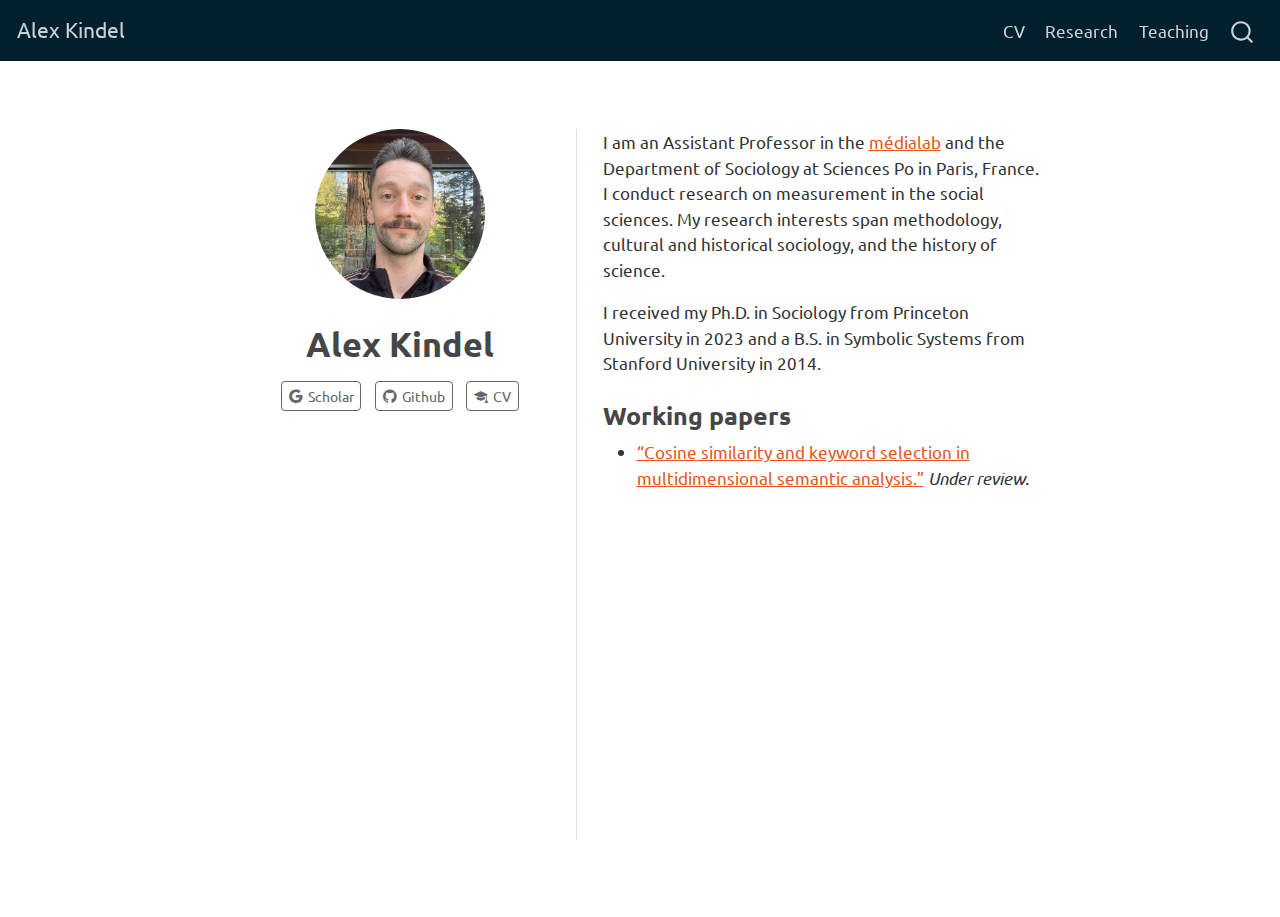
<file: index.html>
<!DOCTYPE html>
<html xmlns="http://www.w3.org/1999/xhtml" lang="en" xml:lang="en"><head>

<meta charset="utf-8">
<meta name="generator" content="quarto-1.3.450">

<meta name="viewport" content="width=device-width, initial-scale=1.0, user-scalable=yes">


<title>Alex Kindel</title>
<style>
code{white-space: pre-wrap;}
span.smallcaps{font-variant: small-caps;}
div.columns{display: flex; gap: min(4vw, 1.5em);}
div.column{flex: auto; overflow-x: auto;}
div.hanging-indent{margin-left: 1.5em; text-indent: -1.5em;}
ul.task-list{list-style: none;}
ul.task-list li input[type="checkbox"] {
  width: 0.8em;
  margin: 0 0.8em 0.2em -1em; /* quarto-specific, see https://github.com/quarto-dev/quarto-cli/issues/4556 */ 
  vertical-align: middle;
}
</style>


<script src="site_libs/quarto-nav/quarto-nav.js"></script>
<script src="site_libs/quarto-nav/headroom.min.js"></script>
<script src="site_libs/clipboard/clipboard.min.js"></script>
<script src="site_libs/quarto-search/autocomplete.umd.js"></script>
<script src="site_libs/quarto-search/fuse.min.js"></script>
<script src="site_libs/quarto-search/quarto-search.js"></script>
<meta name="quarto:offset" content="./">
<link href="./logo.png" rel="icon" type="image/png">
<script src="site_libs/quarto-html/quarto.js"></script>
<script src="site_libs/quarto-html/popper.min.js"></script>
<script src="site_libs/quarto-html/tippy.umd.min.js"></script>
<link href="site_libs/quarto-html/tippy.css" rel="stylesheet">
<link href="site_libs/quarto-html/quarto-syntax-highlighting.css" rel="stylesheet" id="quarto-text-highlighting-styles">
<script src="site_libs/bootstrap/bootstrap.min.js"></script>
<link href="site_libs/bootstrap/bootstrap-icons.css" rel="stylesheet">
<link href="site_libs/bootstrap/bootstrap.min.css" rel="stylesheet" id="quarto-bootstrap" data-mode="light">
<script id="quarto-search-options" type="application/json">{
  "location": "navbar",
  "copy-button": false,
  "collapse-after": 3,
  "panel-placement": "end",
  "type": "overlay",
  "limit": 20,
  "language": {
    "search-no-results-text": "No results",
    "search-matching-documents-text": "matching documents",
    "search-copy-link-title": "Copy link to search",
    "search-hide-matches-text": "Hide additional matches",
    "search-more-match-text": "more match in this document",
    "search-more-matches-text": "more matches in this document",
    "search-clear-button-title": "Clear",
    "search-detached-cancel-button-title": "Cancel",
    "search-submit-button-title": "Submit",
    "search-label": "Search"
  }
}</script>


<link rel="stylesheet" href="styles.css">
</head>

<body class="nav-fixed fullcontent">

<div id="quarto-search-results"></div>
  <header id="quarto-header" class="headroom fixed-top">
    <nav class="navbar navbar-expand-lg navbar-dark ">
      <div class="navbar-container container-fluid">
      <div class="navbar-brand-container">
    <a class="navbar-brand" href="./index.html">
    <span class="navbar-title">Alex Kindel</span>
    </a>
  </div>
            <div id="quarto-search" class="" title="Search"></div>
          <button class="navbar-toggler" type="button" data-bs-toggle="collapse" data-bs-target="#navbarCollapse" aria-controls="navbarCollapse" aria-expanded="false" aria-label="Toggle navigation" onclick="if (window.quartoToggleHeadroom) { window.quartoToggleHeadroom(); }">
  <span class="navbar-toggler-icon"></span>
</button>
          <div class="collapse navbar-collapse" id="navbarCollapse">
            <ul class="navbar-nav navbar-nav-scroll ms-auto">
  <li class="nav-item">
    <a class="nav-link" href="./Kindel_CV.pdf" rel="" target="_blank">
 <span class="menu-text">CV</span></a>
  </li>  
  <li class="nav-item">
    <a class="nav-link" href="./research.html" rel="" target="">
 <span class="menu-text">Research</span></a>
  </li>  
  <li class="nav-item">
    <a class="nav-link" href="./teaching.html" rel="" target="">
 <span class="menu-text">Teaching</span></a>
  </li>  
</ul>
            <div class="quarto-navbar-tools">
</div>
          </div> <!-- /navcollapse -->
      </div> <!-- /container-fluid -->
    </nav>
</header>
<!-- content -->
<div id="quarto-content" class="quarto-container page-columns page-rows-contents page-layout-article page-navbar">
<!-- sidebar -->
<!-- margin-sidebar -->
    
<!-- main -->
<div class="quarto-about-trestles">
  <div class="about-entity">
    <img src="profile.jpg" class="about-image
  round " style="height: 10em; width: 10em;">
<header id="title-block-header" class="quarto-title-block default">
<div class="quarto-title">
<h1 class="title">Alex Kindel</h1>
</div>
<div class="quarto-title-meta">
  </div>
</header>
    <div class="about-links">
  <a href="https://scholar.google.com/citations?hl=en&amp;user=oPAQTl4AAAAJ" class="about-link" rel="" target="_blank">
    <i class="bi bi-google"></i>
     <span class="about-link-text">Scholar</span>
  </a>
  <a href="https://github.com/atkindel" class="about-link" rel="" target="_blank">
    <i class="bi bi-github"></i>
     <span class="about-link-text">Github</span>
  </a>
  <a href="/Kindel_CV.pdf" class="about-link" rel="" target="_blank">
    <i class="bi bi-mortarboard-fill"></i>
     <span class="about-link-text">CV</span>
  </a>
</div>
  </div>
  <div class="about-contents"><main class="content" id="quarto-document-content">
<p>I am an Assistant Professor in the <a href="https://medialab.sciencespo.fr/">médialab</a> and the Department of Sociology at Sciences Po in Paris, France. I conduct research on measurement in the social sciences. My research interests span methodology, cultural and historical sociology, and the history of science.</p>
<p>I received my Ph.D.&nbsp;in Sociology from Princeton University in 2023 and a B.S. in Symbolic Systems from Stanford University in 2014.</p>
<section id="working-papers" class="level3">
<h3 data-anchor-id="working-papers">Working papers</h3>
<ul>
<li><a href="working_papers/Kindel_CosineSimilarity.pdf">“Cosine similarity and keyword selection in multidimensional semantic analysis.”</a> <em>Under review.</em></li>
</ul>


</section>
</main></div>
</div>
 <!-- /main -->
<script id="quarto-html-after-body" type="application/javascript">
window.document.addEventListener("DOMContentLoaded", function (event) {
  const toggleBodyColorMode = (bsSheetEl) => {
    const mode = bsSheetEl.getAttribute("data-mode");
    const bodyEl = window.document.querySelector("body");
    if (mode === "dark") {
      bodyEl.classList.add("quarto-dark");
      bodyEl.classList.remove("quarto-light");
    } else {
      bodyEl.classList.add("quarto-light");
      bodyEl.classList.remove("quarto-dark");
    }
  }
  const toggleBodyColorPrimary = () => {
    const bsSheetEl = window.document.querySelector("link#quarto-bootstrap");
    if (bsSheetEl) {
      toggleBodyColorMode(bsSheetEl);
    }
  }
  toggleBodyColorPrimary();  
  const isCodeAnnotation = (el) => {
    for (const clz of el.classList) {
      if (clz.startsWith('code-annotation-')) {                     
        return true;
      }
    }
    return false;
  }
  const clipboard = new window.ClipboardJS('.code-copy-button', {
    text: function(trigger) {
      const codeEl = trigger.previousElementSibling.cloneNode(true);
      for (const childEl of codeEl.children) {
        if (isCodeAnnotation(childEl)) {
          childEl.remove();
        }
      }
      return codeEl.innerText;
    }
  });
  clipboard.on('success', function(e) {
    // button target
    const button = e.trigger;
    // don't keep focus
    button.blur();
    // flash "checked"
    button.classList.add('code-copy-button-checked');
    var currentTitle = button.getAttribute("title");
    button.setAttribute("title", "Copied!");
    let tooltip;
    if (window.bootstrap) {
      button.setAttribute("data-bs-toggle", "tooltip");
      button.setAttribute("data-bs-placement", "left");
      button.setAttribute("data-bs-title", "Copied!");
      tooltip = new bootstrap.Tooltip(button, 
        { trigger: "manual", 
          customClass: "code-copy-button-tooltip",
          offset: [0, -8]});
      tooltip.show();    
    }
    setTimeout(function() {
      if (tooltip) {
        tooltip.hide();
        button.removeAttribute("data-bs-title");
        button.removeAttribute("data-bs-toggle");
        button.removeAttribute("data-bs-placement");
      }
      button.setAttribute("title", currentTitle);
      button.classList.remove('code-copy-button-checked');
    }, 1000);
    // clear code selection
    e.clearSelection();
  });
  function tippyHover(el, contentFn) {
    const config = {
      allowHTML: true,
      content: contentFn,
      maxWidth: 500,
      delay: 100,
      arrow: false,
      appendTo: function(el) {
          return el.parentElement;
      },
      interactive: true,
      interactiveBorder: 10,
      theme: 'quarto',
      placement: 'bottom-start'
    };
    window.tippy(el, config); 
  }
  const noterefs = window.document.querySelectorAll('a[role="doc-noteref"]');
  for (var i=0; i<noterefs.length; i++) {
    const ref = noterefs[i];
    tippyHover(ref, function() {
      // use id or data attribute instead here
      let href = ref.getAttribute('data-footnote-href') || ref.getAttribute('href');
      try { href = new URL(href).hash; } catch {}
      const id = href.replace(/^#\/?/, "");
      const note = window.document.getElementById(id);
      return note.innerHTML;
    });
  }
      let selectedAnnoteEl;
      const selectorForAnnotation = ( cell, annotation) => {
        let cellAttr = 'data-code-cell="' + cell + '"';
        let lineAttr = 'data-code-annotation="' +  annotation + '"';
        const selector = 'span[' + cellAttr + '][' + lineAttr + ']';
        return selector;
      }
      const selectCodeLines = (annoteEl) => {
        const doc = window.document;
        const targetCell = annoteEl.getAttribute("data-target-cell");
        const targetAnnotation = annoteEl.getAttribute("data-target-annotation");
        const annoteSpan = window.document.querySelector(selectorForAnnotation(targetCell, targetAnnotation));
        const lines = annoteSpan.getAttribute("data-code-lines").split(",");
        const lineIds = lines.map((line) => {
          return targetCell + "-" + line;
        })
        let top = null;
        let height = null;
        let parent = null;
        if (lineIds.length > 0) {
            //compute the position of the single el (top and bottom and make a div)
            const el = window.document.getElementById(lineIds[0]);
            top = el.offsetTop;
            height = el.offsetHeight;
            parent = el.parentElement.parentElement;
          if (lineIds.length > 1) {
            const lastEl = window.document.getElementById(lineIds[lineIds.length - 1]);
            const bottom = lastEl.offsetTop + lastEl.offsetHeight;
            height = bottom - top;
          }
          if (top !== null && height !== null && parent !== null) {
            // cook up a div (if necessary) and position it 
            let div = window.document.getElementById("code-annotation-line-highlight");
            if (div === null) {
              div = window.document.createElement("div");
              div.setAttribute("id", "code-annotation-line-highlight");
              div.style.position = 'absolute';
              parent.appendChild(div);
            }
            div.style.top = top - 2 + "px";
            div.style.height = height + 4 + "px";
            let gutterDiv = window.document.getElementById("code-annotation-line-highlight-gutter");
            if (gutterDiv === null) {
              gutterDiv = window.document.createElement("div");
              gutterDiv.setAttribute("id", "code-annotation-line-highlight-gutter");
              gutterDiv.style.position = 'absolute';
              const codeCell = window.document.getElementById(targetCell);
              const gutter = codeCell.querySelector('.code-annotation-gutter');
              gutter.appendChild(gutterDiv);
            }
            gutterDiv.style.top = top - 2 + "px";
            gutterDiv.style.height = height + 4 + "px";
          }
          selectedAnnoteEl = annoteEl;
        }
      };
      const unselectCodeLines = () => {
        const elementsIds = ["code-annotation-line-highlight", "code-annotation-line-highlight-gutter"];
        elementsIds.forEach((elId) => {
          const div = window.document.getElementById(elId);
          if (div) {
            div.remove();
          }
        });
        selectedAnnoteEl = undefined;
      };
      // Attach click handler to the DT
      const annoteDls = window.document.querySelectorAll('dt[data-target-cell]');
      for (const annoteDlNode of annoteDls) {
        annoteDlNode.addEventListener('click', (event) => {
          const clickedEl = event.target;
          if (clickedEl !== selectedAnnoteEl) {
            unselectCodeLines();
            const activeEl = window.document.querySelector('dt[data-target-cell].code-annotation-active');
            if (activeEl) {
              activeEl.classList.remove('code-annotation-active');
            }
            selectCodeLines(clickedEl);
            clickedEl.classList.add('code-annotation-active');
          } else {
            // Unselect the line
            unselectCodeLines();
            clickedEl.classList.remove('code-annotation-active');
          }
        });
      }
  const findCites = (el) => {
    const parentEl = el.parentElement;
    if (parentEl) {
      const cites = parentEl.dataset.cites;
      if (cites) {
        return {
          el,
          cites: cites.split(' ')
        };
      } else {
        return findCites(el.parentElement)
      }
    } else {
      return undefined;
    }
  };
  var bibliorefs = window.document.querySelectorAll('a[role="doc-biblioref"]');
  for (var i=0; i<bibliorefs.length; i++) {
    const ref = bibliorefs[i];
    const citeInfo = findCites(ref);
    if (citeInfo) {
      tippyHover(citeInfo.el, function() {
        var popup = window.document.createElement('div');
        citeInfo.cites.forEach(function(cite) {
          var citeDiv = window.document.createElement('div');
          citeDiv.classList.add('hanging-indent');
          citeDiv.classList.add('csl-entry');
          var biblioDiv = window.document.getElementById('ref-' + cite);
          if (biblioDiv) {
            citeDiv.innerHTML = biblioDiv.innerHTML;
          }
          popup.appendChild(citeDiv);
        });
        return popup.innerHTML;
      });
    }
  }
});
</script>
</div> <!-- /content -->



</body></html>
</file>
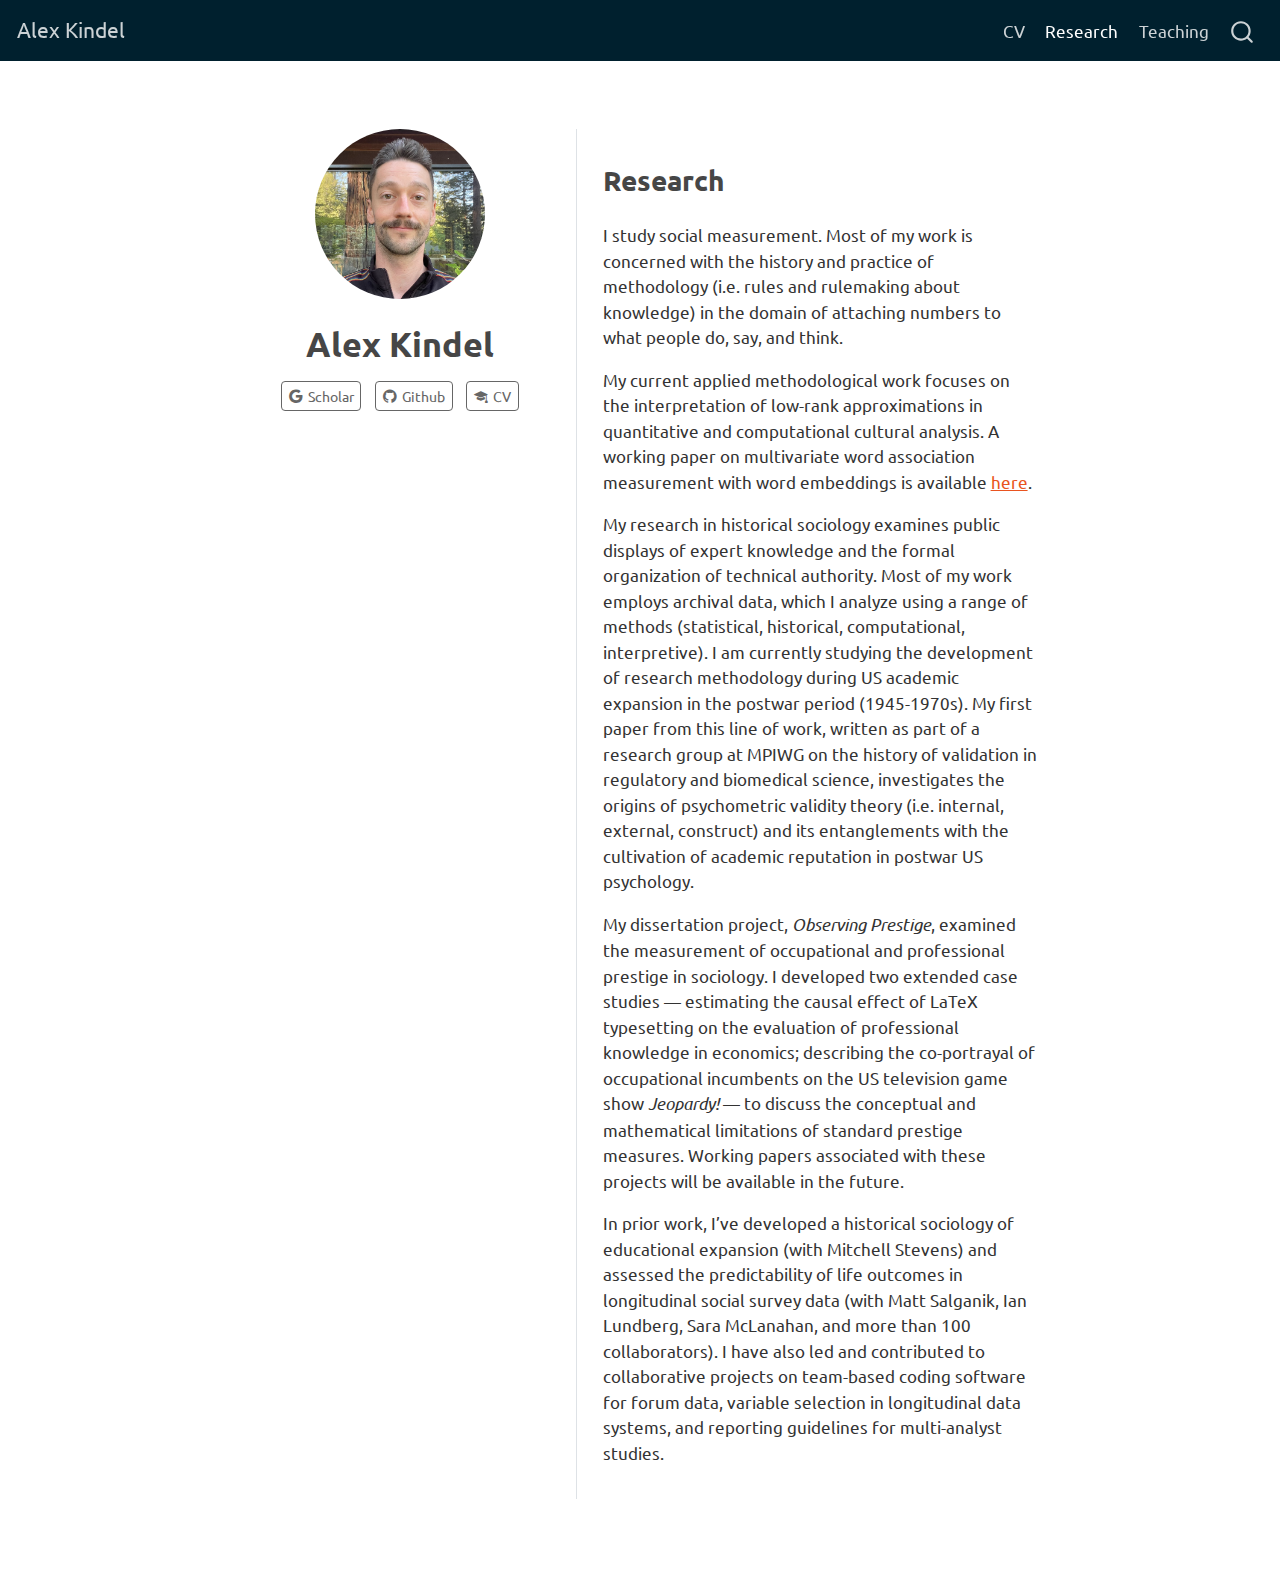
<file: research.html>
<!DOCTYPE html>
<html xmlns="http://www.w3.org/1999/xhtml" lang="en" xml:lang="en"><head>

<meta charset="utf-8">
<meta name="generator" content="quarto-1.3.450">

<meta name="viewport" content="width=device-width, initial-scale=1.0, user-scalable=yes">


<title>Alex Kindel</title>
<style>
code{white-space: pre-wrap;}
span.smallcaps{font-variant: small-caps;}
div.columns{display: flex; gap: min(4vw, 1.5em);}
div.column{flex: auto; overflow-x: auto;}
div.hanging-indent{margin-left: 1.5em; text-indent: -1.5em;}
ul.task-list{list-style: none;}
ul.task-list li input[type="checkbox"] {
  width: 0.8em;
  margin: 0 0.8em 0.2em -1em; /* quarto-specific, see https://github.com/quarto-dev/quarto-cli/issues/4556 */ 
  vertical-align: middle;
}
</style>


<script src="site_libs/quarto-nav/quarto-nav.js"></script>
<script src="site_libs/quarto-nav/headroom.min.js"></script>
<script src="site_libs/clipboard/clipboard.min.js"></script>
<script src="site_libs/quarto-search/autocomplete.umd.js"></script>
<script src="site_libs/quarto-search/fuse.min.js"></script>
<script src="site_libs/quarto-search/quarto-search.js"></script>
<meta name="quarto:offset" content="./">
<link href="./logo.png" rel="icon" type="image/png">
<script src="site_libs/quarto-html/quarto.js"></script>
<script src="site_libs/quarto-html/popper.min.js"></script>
<script src="site_libs/quarto-html/tippy.umd.min.js"></script>
<link href="site_libs/quarto-html/tippy.css" rel="stylesheet">
<link href="site_libs/quarto-html/quarto-syntax-highlighting.css" rel="stylesheet" id="quarto-text-highlighting-styles">
<script src="site_libs/bootstrap/bootstrap.min.js"></script>
<link href="site_libs/bootstrap/bootstrap-icons.css" rel="stylesheet">
<link href="site_libs/bootstrap/bootstrap.min.css" rel="stylesheet" id="quarto-bootstrap" data-mode="light">
<script id="quarto-search-options" type="application/json">{
  "location": "navbar",
  "copy-button": false,
  "collapse-after": 3,
  "panel-placement": "end",
  "type": "overlay",
  "limit": 20,
  "language": {
    "search-no-results-text": "No results",
    "search-matching-documents-text": "matching documents",
    "search-copy-link-title": "Copy link to search",
    "search-hide-matches-text": "Hide additional matches",
    "search-more-match-text": "more match in this document",
    "search-more-matches-text": "more matches in this document",
    "search-clear-button-title": "Clear",
    "search-detached-cancel-button-title": "Cancel",
    "search-submit-button-title": "Submit",
    "search-label": "Search"
  }
}</script>


<link rel="stylesheet" href="styles.css">
</head>

<body class="nav-fixed fullcontent">

<div id="quarto-search-results"></div>
  <header id="quarto-header" class="headroom fixed-top">
    <nav class="navbar navbar-expand-lg navbar-dark ">
      <div class="navbar-container container-fluid">
      <div class="navbar-brand-container">
    <a class="navbar-brand" href="./index.html">
    <span class="navbar-title">Alex Kindel</span>
    </a>
  </div>
            <div id="quarto-search" class="" title="Search"></div>
          <button class="navbar-toggler" type="button" data-bs-toggle="collapse" data-bs-target="#navbarCollapse" aria-controls="navbarCollapse" aria-expanded="false" aria-label="Toggle navigation" onclick="if (window.quartoToggleHeadroom) { window.quartoToggleHeadroom(); }">
  <span class="navbar-toggler-icon"></span>
</button>
          <div class="collapse navbar-collapse" id="navbarCollapse">
            <ul class="navbar-nav navbar-nav-scroll ms-auto">
  <li class="nav-item">
    <a class="nav-link" href="./Kindel_CV.pdf" rel="" target="_blank">
 <span class="menu-text">CV</span></a>
  </li>  
  <li class="nav-item">
    <a class="nav-link active" href="./research.html" rel="" target="" aria-current="page">
 <span class="menu-text">Research</span></a>
  </li>  
  <li class="nav-item">
    <a class="nav-link" href="./teaching.html" rel="" target="">
 <span class="menu-text">Teaching</span></a>
  </li>  
</ul>
            <div class="quarto-navbar-tools">
</div>
          </div> <!-- /navcollapse -->
      </div> <!-- /container-fluid -->
    </nav>
</header>
<!-- content -->
<div id="quarto-content" class="quarto-container page-columns page-rows-contents page-layout-article page-navbar">
<!-- sidebar -->
<!-- margin-sidebar -->
    
<!-- main -->
<div class="quarto-about-trestles">
  <div class="about-entity">
    <img src="profile.jpg" class="about-image
  round " style="height: 10em; width: 10em;">
<header id="title-block-header" class="quarto-title-block default">
<div class="quarto-title">
<h1 class="title">Alex Kindel</h1>
</div>
<div class="quarto-title-meta">
  </div>
</header>
    <div class="about-links">
  <a href="https://scholar.google.com/citations?hl=en&amp;user=oPAQTl4AAAAJ" class="about-link" rel="" target="_blank">
    <i class="bi bi-google"></i>
     <span class="about-link-text">Scholar</span>
  </a>
  <a href="https://github.com/atkindel" class="about-link" rel="" target="_blank">
    <i class="bi bi-github"></i>
     <span class="about-link-text">Github</span>
  </a>
  <a href="/Kindel_CV.pdf" class="about-link" rel="" target="_blank">
    <i class="bi bi-mortarboard-fill"></i>
     <span class="about-link-text">CV</span>
  </a>
</div>
  </div>
  <div class="about-contents"><main class="content" id="quarto-document-content">
<section id="research" class="level2">
<h2 data-anchor-id="research">Research</h2>
<p>I study social measurement. Most of my work is concerned with the history and practice of methodology (i.e.&nbsp;rules and rulemaking about knowledge) in the domain of attaching numbers to what people do, say, and think.</p>
<p>My current applied methodological work focuses on the interpretation of low-rank approximations in quantitative and computational cultural analysis. A working paper on multivariate word association measurement with word embeddings is available <a href="working_papers/Kindel_CosineSimilarity.pdf">here</a>.</p>
<p>My research in historical sociology examines public displays of expert knowledge and the formal organization of technical authority. Most of my work employs archival data, which I analyze using a range of methods (statistical, historical, computational, interpretive). I am currently studying the development of research methodology during US academic expansion in the postwar period (1945-1970s). My first paper from this line of work, written as part of a research group at MPIWG on the history of validation in regulatory and biomedical science, investigates the origins of psychometric validity theory (i.e.&nbsp;internal, external, construct) and its entanglements with the cultivation of academic reputation in postwar US psychology.</p>
<p>My dissertation project, <em>Observing Prestige</em>, examined the measurement of occupational and professional prestige in sociology. I developed two extended case studies — estimating the causal effect of LaTeX typesetting on the evaluation of professional knowledge in economics; describing the co-portrayal of occupational incumbents on the US television game show <em>Jeopardy!</em> — to discuss the conceptual and mathematical limitations of standard prestige measures. Working papers associated with these projects will be available in the future.</p>
<p>In prior work, I’ve developed a historical sociology of educational expansion (with Mitchell Stevens) and assessed the predictability of life outcomes in longitudinal social survey data (with Matt Salganik, Ian Lundberg, Sara McLanahan, and more than 100 collaborators). I have also led and contributed to collaborative projects on team-based coding software for forum data, variable selection in longitudinal data systems, and reporting guidelines for multi-analyst studies.</p>


</section>
</main></div>
</div>
 <!-- /main -->
<script id="quarto-html-after-body" type="application/javascript">
window.document.addEventListener("DOMContentLoaded", function (event) {
  const toggleBodyColorMode = (bsSheetEl) => {
    const mode = bsSheetEl.getAttribute("data-mode");
    const bodyEl = window.document.querySelector("body");
    if (mode === "dark") {
      bodyEl.classList.add("quarto-dark");
      bodyEl.classList.remove("quarto-light");
    } else {
      bodyEl.classList.add("quarto-light");
      bodyEl.classList.remove("quarto-dark");
    }
  }
  const toggleBodyColorPrimary = () => {
    const bsSheetEl = window.document.querySelector("link#quarto-bootstrap");
    if (bsSheetEl) {
      toggleBodyColorMode(bsSheetEl);
    }
  }
  toggleBodyColorPrimary();  
  const isCodeAnnotation = (el) => {
    for (const clz of el.classList) {
      if (clz.startsWith('code-annotation-')) {                     
        return true;
      }
    }
    return false;
  }
  const clipboard = new window.ClipboardJS('.code-copy-button', {
    text: function(trigger) {
      const codeEl = trigger.previousElementSibling.cloneNode(true);
      for (const childEl of codeEl.children) {
        if (isCodeAnnotation(childEl)) {
          childEl.remove();
        }
      }
      return codeEl.innerText;
    }
  });
  clipboard.on('success', function(e) {
    // button target
    const button = e.trigger;
    // don't keep focus
    button.blur();
    // flash "checked"
    button.classList.add('code-copy-button-checked');
    var currentTitle = button.getAttribute("title");
    button.setAttribute("title", "Copied!");
    let tooltip;
    if (window.bootstrap) {
      button.setAttribute("data-bs-toggle", "tooltip");
      button.setAttribute("data-bs-placement", "left");
      button.setAttribute("data-bs-title", "Copied!");
      tooltip = new bootstrap.Tooltip(button, 
        { trigger: "manual", 
          customClass: "code-copy-button-tooltip",
          offset: [0, -8]});
      tooltip.show();    
    }
    setTimeout(function() {
      if (tooltip) {
        tooltip.hide();
        button.removeAttribute("data-bs-title");
        button.removeAttribute("data-bs-toggle");
        button.removeAttribute("data-bs-placement");
      }
      button.setAttribute("title", currentTitle);
      button.classList.remove('code-copy-button-checked');
    }, 1000);
    // clear code selection
    e.clearSelection();
  });
  function tippyHover(el, contentFn) {
    const config = {
      allowHTML: true,
      content: contentFn,
      maxWidth: 500,
      delay: 100,
      arrow: false,
      appendTo: function(el) {
          return el.parentElement;
      },
      interactive: true,
      interactiveBorder: 10,
      theme: 'quarto',
      placement: 'bottom-start'
    };
    window.tippy(el, config); 
  }
  const noterefs = window.document.querySelectorAll('a[role="doc-noteref"]');
  for (var i=0; i<noterefs.length; i++) {
    const ref = noterefs[i];
    tippyHover(ref, function() {
      // use id or data attribute instead here
      let href = ref.getAttribute('data-footnote-href') || ref.getAttribute('href');
      try { href = new URL(href).hash; } catch {}
      const id = href.replace(/^#\/?/, "");
      const note = window.document.getElementById(id);
      return note.innerHTML;
    });
  }
      let selectedAnnoteEl;
      const selectorForAnnotation = ( cell, annotation) => {
        let cellAttr = 'data-code-cell="' + cell + '"';
        let lineAttr = 'data-code-annotation="' +  annotation + '"';
        const selector = 'span[' + cellAttr + '][' + lineAttr + ']';
        return selector;
      }
      const selectCodeLines = (annoteEl) => {
        const doc = window.document;
        const targetCell = annoteEl.getAttribute("data-target-cell");
        const targetAnnotation = annoteEl.getAttribute("data-target-annotation");
        const annoteSpan = window.document.querySelector(selectorForAnnotation(targetCell, targetAnnotation));
        const lines = annoteSpan.getAttribute("data-code-lines").split(",");
        const lineIds = lines.map((line) => {
          return targetCell + "-" + line;
        })
        let top = null;
        let height = null;
        let parent = null;
        if (lineIds.length > 0) {
            //compute the position of the single el (top and bottom and make a div)
            const el = window.document.getElementById(lineIds[0]);
            top = el.offsetTop;
            height = el.offsetHeight;
            parent = el.parentElement.parentElement;
          if (lineIds.length > 1) {
            const lastEl = window.document.getElementById(lineIds[lineIds.length - 1]);
            const bottom = lastEl.offsetTop + lastEl.offsetHeight;
            height = bottom - top;
          }
          if (top !== null && height !== null && parent !== null) {
            // cook up a div (if necessary) and position it 
            let div = window.document.getElementById("code-annotation-line-highlight");
            if (div === null) {
              div = window.document.createElement("div");
              div.setAttribute("id", "code-annotation-line-highlight");
              div.style.position = 'absolute';
              parent.appendChild(div);
            }
            div.style.top = top - 2 + "px";
            div.style.height = height + 4 + "px";
            let gutterDiv = window.document.getElementById("code-annotation-line-highlight-gutter");
            if (gutterDiv === null) {
              gutterDiv = window.document.createElement("div");
              gutterDiv.setAttribute("id", "code-annotation-line-highlight-gutter");
              gutterDiv.style.position = 'absolute';
              const codeCell = window.document.getElementById(targetCell);
              const gutter = codeCell.querySelector('.code-annotation-gutter');
              gutter.appendChild(gutterDiv);
            }
            gutterDiv.style.top = top - 2 + "px";
            gutterDiv.style.height = height + 4 + "px";
          }
          selectedAnnoteEl = annoteEl;
        }
      };
      const unselectCodeLines = () => {
        const elementsIds = ["code-annotation-line-highlight", "code-annotation-line-highlight-gutter"];
        elementsIds.forEach((elId) => {
          const div = window.document.getElementById(elId);
          if (div) {
            div.remove();
          }
        });
        selectedAnnoteEl = undefined;
      };
      // Attach click handler to the DT
      const annoteDls = window.document.querySelectorAll('dt[data-target-cell]');
      for (const annoteDlNode of annoteDls) {
        annoteDlNode.addEventListener('click', (event) => {
          const clickedEl = event.target;
          if (clickedEl !== selectedAnnoteEl) {
            unselectCodeLines();
            const activeEl = window.document.querySelector('dt[data-target-cell].code-annotation-active');
            if (activeEl) {
              activeEl.classList.remove('code-annotation-active');
            }
            selectCodeLines(clickedEl);
            clickedEl.classList.add('code-annotation-active');
          } else {
            // Unselect the line
            unselectCodeLines();
            clickedEl.classList.remove('code-annotation-active');
          }
        });
      }
  const findCites = (el) => {
    const parentEl = el.parentElement;
    if (parentEl) {
      const cites = parentEl.dataset.cites;
      if (cites) {
        return {
          el,
          cites: cites.split(' ')
        };
      } else {
        return findCites(el.parentElement)
      }
    } else {
      return undefined;
    }
  };
  var bibliorefs = window.document.querySelectorAll('a[role="doc-biblioref"]');
  for (var i=0; i<bibliorefs.length; i++) {
    const ref = bibliorefs[i];
    const citeInfo = findCites(ref);
    if (citeInfo) {
      tippyHover(citeInfo.el, function() {
        var popup = window.document.createElement('div');
        citeInfo.cites.forEach(function(cite) {
          var citeDiv = window.document.createElement('div');
          citeDiv.classList.add('hanging-indent');
          citeDiv.classList.add('csl-entry');
          var biblioDiv = window.document.getElementById('ref-' + cite);
          if (biblioDiv) {
            citeDiv.innerHTML = biblioDiv.innerHTML;
          }
          popup.appendChild(citeDiv);
        });
        return popup.innerHTML;
      });
    }
  }
});
</script>
</div> <!-- /content -->



</body></html>
</file>
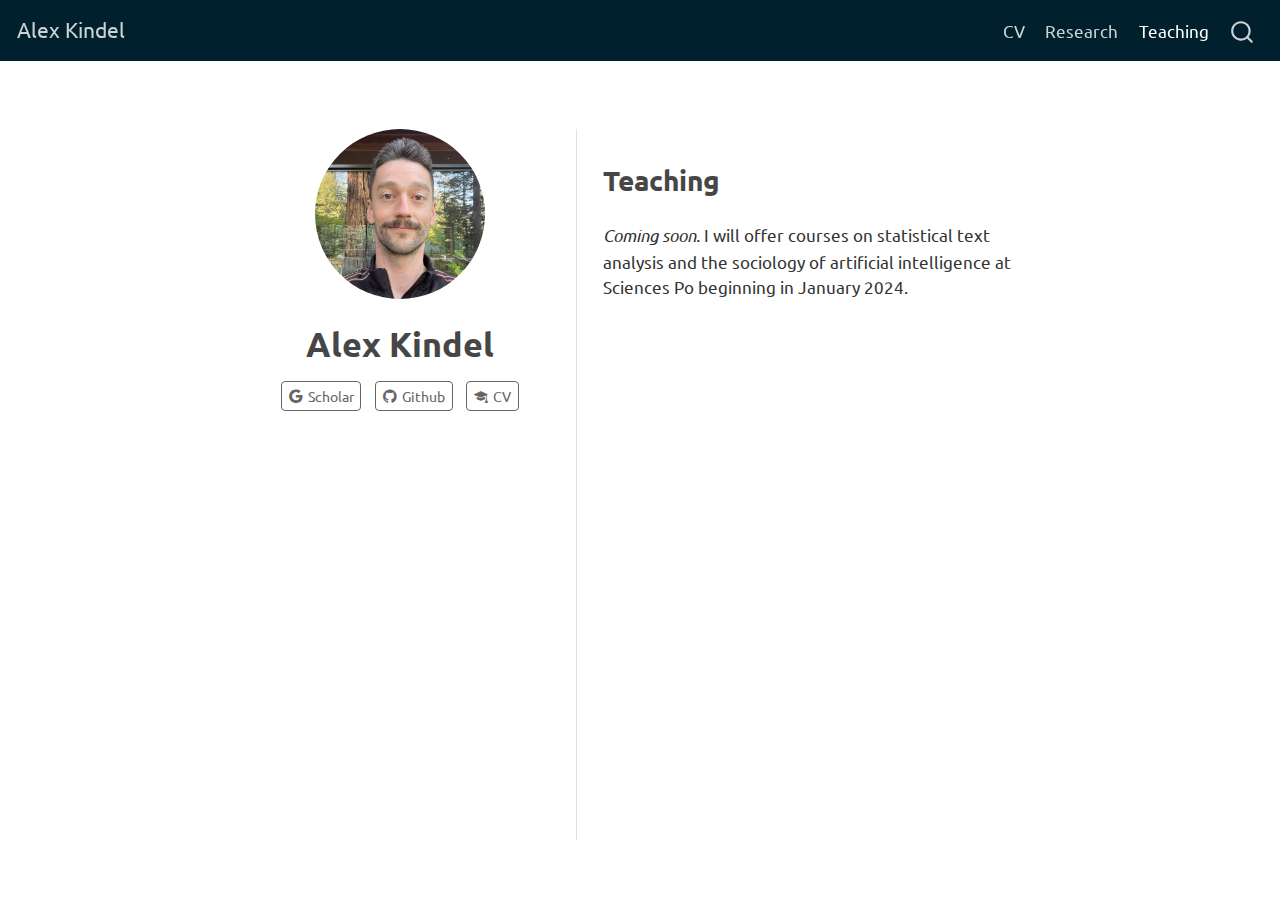
<file: teaching.html>
<!DOCTYPE html>
<html xmlns="http://www.w3.org/1999/xhtml" lang="en" xml:lang="en"><head>

<meta charset="utf-8">
<meta name="generator" content="quarto-1.3.450">

<meta name="viewport" content="width=device-width, initial-scale=1.0, user-scalable=yes">


<title>Alex Kindel</title>
<style>
code{white-space: pre-wrap;}
span.smallcaps{font-variant: small-caps;}
div.columns{display: flex; gap: min(4vw, 1.5em);}
div.column{flex: auto; overflow-x: auto;}
div.hanging-indent{margin-left: 1.5em; text-indent: -1.5em;}
ul.task-list{list-style: none;}
ul.task-list li input[type="checkbox"] {
  width: 0.8em;
  margin: 0 0.8em 0.2em -1em; /* quarto-specific, see https://github.com/quarto-dev/quarto-cli/issues/4556 */ 
  vertical-align: middle;
}
</style>


<script src="site_libs/quarto-nav/quarto-nav.js"></script>
<script src="site_libs/quarto-nav/headroom.min.js"></script>
<script src="site_libs/clipboard/clipboard.min.js"></script>
<script src="site_libs/quarto-search/autocomplete.umd.js"></script>
<script src="site_libs/quarto-search/fuse.min.js"></script>
<script src="site_libs/quarto-search/quarto-search.js"></script>
<meta name="quarto:offset" content="./">
<link href="./logo.png" rel="icon" type="image/png">
<script src="site_libs/quarto-html/quarto.js"></script>
<script src="site_libs/quarto-html/popper.min.js"></script>
<script src="site_libs/quarto-html/tippy.umd.min.js"></script>
<link href="site_libs/quarto-html/tippy.css" rel="stylesheet">
<link href="site_libs/quarto-html/quarto-syntax-highlighting.css" rel="stylesheet" id="quarto-text-highlighting-styles">
<script src="site_libs/bootstrap/bootstrap.min.js"></script>
<link href="site_libs/bootstrap/bootstrap-icons.css" rel="stylesheet">
<link href="site_libs/bootstrap/bootstrap.min.css" rel="stylesheet" id="quarto-bootstrap" data-mode="light">
<script id="quarto-search-options" type="application/json">{
  "location": "navbar",
  "copy-button": false,
  "collapse-after": 3,
  "panel-placement": "end",
  "type": "overlay",
  "limit": 20,
  "language": {
    "search-no-results-text": "No results",
    "search-matching-documents-text": "matching documents",
    "search-copy-link-title": "Copy link to search",
    "search-hide-matches-text": "Hide additional matches",
    "search-more-match-text": "more match in this document",
    "search-more-matches-text": "more matches in this document",
    "search-clear-button-title": "Clear",
    "search-detached-cancel-button-title": "Cancel",
    "search-submit-button-title": "Submit",
    "search-label": "Search"
  }
}</script>


<link rel="stylesheet" href="styles.css">
</head>

<body class="nav-fixed fullcontent">

<div id="quarto-search-results"></div>
  <header id="quarto-header" class="headroom fixed-top">
    <nav class="navbar navbar-expand-lg navbar-dark ">
      <div class="navbar-container container-fluid">
      <div class="navbar-brand-container">
    <a class="navbar-brand" href="./index.html">
    <span class="navbar-title">Alex Kindel</span>
    </a>
  </div>
            <div id="quarto-search" class="" title="Search"></div>
          <button class="navbar-toggler" type="button" data-bs-toggle="collapse" data-bs-target="#navbarCollapse" aria-controls="navbarCollapse" aria-expanded="false" aria-label="Toggle navigation" onclick="if (window.quartoToggleHeadroom) { window.quartoToggleHeadroom(); }">
  <span class="navbar-toggler-icon"></span>
</button>
          <div class="collapse navbar-collapse" id="navbarCollapse">
            <ul class="navbar-nav navbar-nav-scroll ms-auto">
  <li class="nav-item">
    <a class="nav-link" href="./Kindel_CV.pdf" rel="" target="_blank">
 <span class="menu-text">CV</span></a>
  </li>  
  <li class="nav-item">
    <a class="nav-link" href="./research.html" rel="" target="">
 <span class="menu-text">Research</span></a>
  </li>  
  <li class="nav-item">
    <a class="nav-link active" href="./teaching.html" rel="" target="" aria-current="page">
 <span class="menu-text">Teaching</span></a>
  </li>  
</ul>
            <div class="quarto-navbar-tools">
</div>
          </div> <!-- /navcollapse -->
      </div> <!-- /container-fluid -->
    </nav>
</header>
<!-- content -->
<div id="quarto-content" class="quarto-container page-columns page-rows-contents page-layout-article page-navbar">
<!-- sidebar -->
<!-- margin-sidebar -->
    
<!-- main -->
<div class="quarto-about-trestles">
  <div class="about-entity">
    <img src="profile.jpg" class="about-image
  round " style="height: 10em; width: 10em;">
<header id="title-block-header" class="quarto-title-block default">
<div class="quarto-title">
<h1 class="title">Alex Kindel</h1>
</div>
<div class="quarto-title-meta">
  </div>
</header>
    <div class="about-links">
  <a href="https://scholar.google.com/citations?hl=en&amp;user=oPAQTl4AAAAJ" class="about-link" rel="" target="_blank">
    <i class="bi bi-google"></i>
     <span class="about-link-text">Scholar</span>
  </a>
  <a href="https://github.com/atkindel" class="about-link" rel="" target="_blank">
    <i class="bi bi-github"></i>
     <span class="about-link-text">Github</span>
  </a>
  <a href="/Kindel_CV.pdf" class="about-link" rel="" target="_blank">
    <i class="bi bi-mortarboard-fill"></i>
     <span class="about-link-text">CV</span>
  </a>
</div>
  </div>
  <div class="about-contents"><main class="content" id="quarto-document-content">
<section id="teaching" class="level2">
<h2 data-anchor-id="teaching">Teaching</h2>
<p><em>Coming soon.</em> I will offer courses on statistical text analysis and the sociology of artificial intelligence at Sciences Po beginning in January 2024.</p>


</section>
</main></div>
</div>
 <!-- /main -->
<script id="quarto-html-after-body" type="application/javascript">
window.document.addEventListener("DOMContentLoaded", function (event) {
  const toggleBodyColorMode = (bsSheetEl) => {
    const mode = bsSheetEl.getAttribute("data-mode");
    const bodyEl = window.document.querySelector("body");
    if (mode === "dark") {
      bodyEl.classList.add("quarto-dark");
      bodyEl.classList.remove("quarto-light");
    } else {
      bodyEl.classList.add("quarto-light");
      bodyEl.classList.remove("quarto-dark");
    }
  }
  const toggleBodyColorPrimary = () => {
    const bsSheetEl = window.document.querySelector("link#quarto-bootstrap");
    if (bsSheetEl) {
      toggleBodyColorMode(bsSheetEl);
    }
  }
  toggleBodyColorPrimary();  
  const isCodeAnnotation = (el) => {
    for (const clz of el.classList) {
      if (clz.startsWith('code-annotation-')) {                     
        return true;
      }
    }
    return false;
  }
  const clipboard = new window.ClipboardJS('.code-copy-button', {
    text: function(trigger) {
      const codeEl = trigger.previousElementSibling.cloneNode(true);
      for (const childEl of codeEl.children) {
        if (isCodeAnnotation(childEl)) {
          childEl.remove();
        }
      }
      return codeEl.innerText;
    }
  });
  clipboard.on('success', function(e) {
    // button target
    const button = e.trigger;
    // don't keep focus
    button.blur();
    // flash "checked"
    button.classList.add('code-copy-button-checked');
    var currentTitle = button.getAttribute("title");
    button.setAttribute("title", "Copied!");
    let tooltip;
    if (window.bootstrap) {
      button.setAttribute("data-bs-toggle", "tooltip");
      button.setAttribute("data-bs-placement", "left");
      button.setAttribute("data-bs-title", "Copied!");
      tooltip = new bootstrap.Tooltip(button, 
        { trigger: "manual", 
          customClass: "code-copy-button-tooltip",
          offset: [0, -8]});
      tooltip.show();    
    }
    setTimeout(function() {
      if (tooltip) {
        tooltip.hide();
        button.removeAttribute("data-bs-title");
        button.removeAttribute("data-bs-toggle");
        button.removeAttribute("data-bs-placement");
      }
      button.setAttribute("title", currentTitle);
      button.classList.remove('code-copy-button-checked');
    }, 1000);
    // clear code selection
    e.clearSelection();
  });
  function tippyHover(el, contentFn) {
    const config = {
      allowHTML: true,
      content: contentFn,
      maxWidth: 500,
      delay: 100,
      arrow: false,
      appendTo: function(el) {
          return el.parentElement;
      },
      interactive: true,
      interactiveBorder: 10,
      theme: 'quarto',
      placement: 'bottom-start'
    };
    window.tippy(el, config); 
  }
  const noterefs = window.document.querySelectorAll('a[role="doc-noteref"]');
  for (var i=0; i<noterefs.length; i++) {
    const ref = noterefs[i];
    tippyHover(ref, function() {
      // use id or data attribute instead here
      let href = ref.getAttribute('data-footnote-href') || ref.getAttribute('href');
      try { href = new URL(href).hash; } catch {}
      const id = href.replace(/^#\/?/, "");
      const note = window.document.getElementById(id);
      return note.innerHTML;
    });
  }
      let selectedAnnoteEl;
      const selectorForAnnotation = ( cell, annotation) => {
        let cellAttr = 'data-code-cell="' + cell + '"';
        let lineAttr = 'data-code-annotation="' +  annotation + '"';
        const selector = 'span[' + cellAttr + '][' + lineAttr + ']';
        return selector;
      }
      const selectCodeLines = (annoteEl) => {
        const doc = window.document;
        const targetCell = annoteEl.getAttribute("data-target-cell");
        const targetAnnotation = annoteEl.getAttribute("data-target-annotation");
        const annoteSpan = window.document.querySelector(selectorForAnnotation(targetCell, targetAnnotation));
        const lines = annoteSpan.getAttribute("data-code-lines").split(",");
        const lineIds = lines.map((line) => {
          return targetCell + "-" + line;
        })
        let top = null;
        let height = null;
        let parent = null;
        if (lineIds.length > 0) {
            //compute the position of the single el (top and bottom and make a div)
            const el = window.document.getElementById(lineIds[0]);
            top = el.offsetTop;
            height = el.offsetHeight;
            parent = el.parentElement.parentElement;
          if (lineIds.length > 1) {
            const lastEl = window.document.getElementById(lineIds[lineIds.length - 1]);
            const bottom = lastEl.offsetTop + lastEl.offsetHeight;
            height = bottom - top;
          }
          if (top !== null && height !== null && parent !== null) {
            // cook up a div (if necessary) and position it 
            let div = window.document.getElementById("code-annotation-line-highlight");
            if (div === null) {
              div = window.document.createElement("div");
              div.setAttribute("id", "code-annotation-line-highlight");
              div.style.position = 'absolute';
              parent.appendChild(div);
            }
            div.style.top = top - 2 + "px";
            div.style.height = height + 4 + "px";
            let gutterDiv = window.document.getElementById("code-annotation-line-highlight-gutter");
            if (gutterDiv === null) {
              gutterDiv = window.document.createElement("div");
              gutterDiv.setAttribute("id", "code-annotation-line-highlight-gutter");
              gutterDiv.style.position = 'absolute';
              const codeCell = window.document.getElementById(targetCell);
              const gutter = codeCell.querySelector('.code-annotation-gutter');
              gutter.appendChild(gutterDiv);
            }
            gutterDiv.style.top = top - 2 + "px";
            gutterDiv.style.height = height + 4 + "px";
          }
          selectedAnnoteEl = annoteEl;
        }
      };
      const unselectCodeLines = () => {
        const elementsIds = ["code-annotation-line-highlight", "code-annotation-line-highlight-gutter"];
        elementsIds.forEach((elId) => {
          const div = window.document.getElementById(elId);
          if (div) {
            div.remove();
          }
        });
        selectedAnnoteEl = undefined;
      };
      // Attach click handler to the DT
      const annoteDls = window.document.querySelectorAll('dt[data-target-cell]');
      for (const annoteDlNode of annoteDls) {
        annoteDlNode.addEventListener('click', (event) => {
          const clickedEl = event.target;
          if (clickedEl !== selectedAnnoteEl) {
            unselectCodeLines();
            const activeEl = window.document.querySelector('dt[data-target-cell].code-annotation-active');
            if (activeEl) {
              activeEl.classList.remove('code-annotation-active');
            }
            selectCodeLines(clickedEl);
            clickedEl.classList.add('code-annotation-active');
          } else {
            // Unselect the line
            unselectCodeLines();
            clickedEl.classList.remove('code-annotation-active');
          }
        });
      }
  const findCites = (el) => {
    const parentEl = el.parentElement;
    if (parentEl) {
      const cites = parentEl.dataset.cites;
      if (cites) {
        return {
          el,
          cites: cites.split(' ')
        };
      } else {
        return findCites(el.parentElement)
      }
    } else {
      return undefined;
    }
  };
  var bibliorefs = window.document.querySelectorAll('a[role="doc-biblioref"]');
  for (var i=0; i<bibliorefs.length; i++) {
    const ref = bibliorefs[i];
    const citeInfo = findCites(ref);
    if (citeInfo) {
      tippyHover(citeInfo.el, function() {
        var popup = window.document.createElement('div');
        citeInfo.cites.forEach(function(cite) {
          var citeDiv = window.document.createElement('div');
          citeDiv.classList.add('hanging-indent');
          citeDiv.classList.add('csl-entry');
          var biblioDiv = window.document.getElementById('ref-' + cite);
          if (biblioDiv) {
            citeDiv.innerHTML = biblioDiv.innerHTML;
          }
          popup.appendChild(citeDiv);
        });
        return popup.innerHTML;
      });
    }
  }
});
</script>
</div> <!-- /content -->



</body></html>
</file>
<file: site_libs/quarto-html/tippy.css>
.tippy-box[data-animation=fade][data-state=hidden]{opacity:0}[data-tippy-root]{max-width:calc(100vw - 10px)}.tippy-box{position:relative;background-color:#333;color:#fff;border-radius:4px;font-size:14px;line-height:1.4;white-space:normal;outline:0;transition-property:transform,visibility,opacity}.tippy-box[data-placement^=top]>.tippy-arrow{bottom:0}.tippy-box[data-placement^=top]>.tippy-arrow:before{bottom:-7px;left:0;border-width:8px 8px 0;border-top-color:initial;transform-origin:center top}.tippy-box[data-placement^=bottom]>.tippy-arrow{top:0}.tippy-box[data-placement^=bottom]>.tippy-arrow:before{top:-7px;left:0;border-width:0 8px 8px;border-bottom-color:initial;transform-origin:center bottom}.tippy-box[data-placement^=left]>.tippy-arrow{right:0}.tippy-box[data-placement^=left]>.tippy-arrow:before{border-width:8px 0 8px 8px;border-left-color:initial;right:-7px;transform-origin:center left}.tippy-box[data-placement^=right]>.tippy-arrow{left:0}.tippy-box[data-placement^=right]>.tippy-arrow:before{left:-7px;border-width:8px 8px 8px 0;border-right-color:initial;transform-origin:center right}.tippy-box[data-inertia][data-state=visible]{transition-timing-function:cubic-bezier(.54,1.5,.38,1.11)}.tippy-arrow{width:16px;height:16px;color:#333}.tippy-arrow:before{content:"";position:absolute;border-color:transparent;border-style:solid}.tippy-content{position:relative;padding:5px 9px;z-index:1}
</file>
<file: site_libs/quarto-html/quarto-syntax-highlighting.css>
/* quarto syntax highlight colors */
:root {
  --quarto-hl-ot-color: #003B4F;
  --quarto-hl-at-color: #657422;
  --quarto-hl-ss-color: #20794D;
  --quarto-hl-an-color: #5E5E5E;
  --quarto-hl-fu-color: #4758AB;
  --quarto-hl-st-color: #20794D;
  --quarto-hl-cf-color: #003B4F;
  --quarto-hl-op-color: #5E5E5E;
  --quarto-hl-er-color: #AD0000;
  --quarto-hl-bn-color: #AD0000;
  --quarto-hl-al-color: #AD0000;
  --quarto-hl-va-color: #111111;
  --quarto-hl-bu-color: inherit;
  --quarto-hl-ex-color: inherit;
  --quarto-hl-pp-color: #AD0000;
  --quarto-hl-in-color: #5E5E5E;
  --quarto-hl-vs-color: #20794D;
  --quarto-hl-wa-color: #5E5E5E;
  --quarto-hl-do-color: #5E5E5E;
  --quarto-hl-im-color: #00769E;
  --quarto-hl-ch-color: #20794D;
  --quarto-hl-dt-color: #AD0000;
  --quarto-hl-fl-color: #AD0000;
  --quarto-hl-co-color: #5E5E5E;
  --quarto-hl-cv-color: #5E5E5E;
  --quarto-hl-cn-color: #8f5902;
  --quarto-hl-sc-color: #5E5E5E;
  --quarto-hl-dv-color: #AD0000;
  --quarto-hl-kw-color: #003B4F;
}

/* other quarto variables */
:root {
  --quarto-font-monospace: SFMono-Regular, Menlo, Monaco, Consolas, "Liberation Mono", "Courier New", monospace;
}

pre > code.sourceCode > span {
  color: #003B4F;
}

code span {
  color: #003B4F;
}

code.sourceCode > span {
  color: #003B4F;
}

div.sourceCode,
div.sourceCode pre.sourceCode {
  color: #003B4F;
}

code span.ot {
  color: #003B4F;
  font-style: inherit;
}

code span.at {
  color: #657422;
  font-style: inherit;
}

code span.ss {
  color: #20794D;
  font-style: inherit;
}

code span.an {
  color: #5E5E5E;
  font-style: inherit;
}

code span.fu {
  color: #4758AB;
  font-style: inherit;
}

code span.st {
  color: #20794D;
  font-style: inherit;
}

code span.cf {
  color: #003B4F;
  font-style: inherit;
}

code span.op {
  color: #5E5E5E;
  font-style: inherit;
}

code span.er {
  color: #AD0000;
  font-style: inherit;
}

code span.bn {
  color: #AD0000;
  font-style: inherit;
}

code span.al {
  color: #AD0000;
  font-style: inherit;
}

code span.va {
  color: #111111;
  font-style: inherit;
}

code span.bu {
  font-style: inherit;
}

code span.ex {
  font-style: inherit;
}

code span.pp {
  color: #AD0000;
  font-style: inherit;
}

code span.in {
  color: #5E5E5E;
  font-style: inherit;
}

code span.vs {
  color: #20794D;
  font-style: inherit;
}

code span.wa {
  color: #5E5E5E;
  font-style: italic;
}

code span.do {
  color: #5E5E5E;
  font-style: italic;
}

code span.im {
  color: #00769E;
  font-style: inherit;
}

code span.ch {
  color: #20794D;
  font-style: inherit;
}

code span.dt {
  color: #AD0000;
  font-style: inherit;
}

code span.fl {
  color: #AD0000;
  font-style: inherit;
}

code span.co {
  color: #5E5E5E;
  font-style: inherit;
}

code span.cv {
  color: #5E5E5E;
  font-style: italic;
}

code span.cn {
  color: #8f5902;
  font-style: inherit;
}

code span.sc {
  color: #5E5E5E;
  font-style: inherit;
}

code span.dv {
  color: #AD0000;
  font-style: inherit;
}

code span.kw {
  color: #003B4F;
  font-style: inherit;
}

.prevent-inlining {
  content: "</";
}

/*# sourceMappingURL=debc5d5d77c3f9108843748ff7464032.css.map */
</file>
<file: styles.css>
/* css styles */
.navbar {
    /* background-color: #E6142D !important; */
    background-color: #00202e;
    animation: bgColor 120s infinite alternate linear;
    /* -webkit-transition: background-color 10s ease-out;
    -moz-transition:    background-color 10s ease-out;
    -ms-transition:     background-color 10s ease-out;
    -o-transition:      background-color 10s ease-out;
    transition:         background-color 10s ease-out; */
    
}

/* @keyframes bgColor {
    12.5% {
      background-color: #FF0000;
    }
    25% {
      background-color: #FFA500;
    }
    37.5% {
      background-color: #FFFF00;
    }
    50% {
      background-color: #7FFF00;
    }
    62.5% {
      background-color: #00FFFF;
    }
    75% {
      background-color: #0000FF;
    }
    87.5% {
      background-color: #9932CC;
    }
    100% {
      background-color: #FF1493;
    }
  } */

  @keyframes bgColor {
    12.5% {
      background-color: #00202e;
    }
    25% {
      background-color: #003f5c;
    }
    37.5% {
      background-color: #2c4875;
    }
    50% {
      background-color: #8a508f;
    }
    62.5% {
      background-color: #bc5090;
    }
    75% {
      background-color: #ff6361;
    }
    87.5% {
      background-color: #ff8531;
    }
    100% {
      background-color: #ffa600;
    }
  }
</file>
